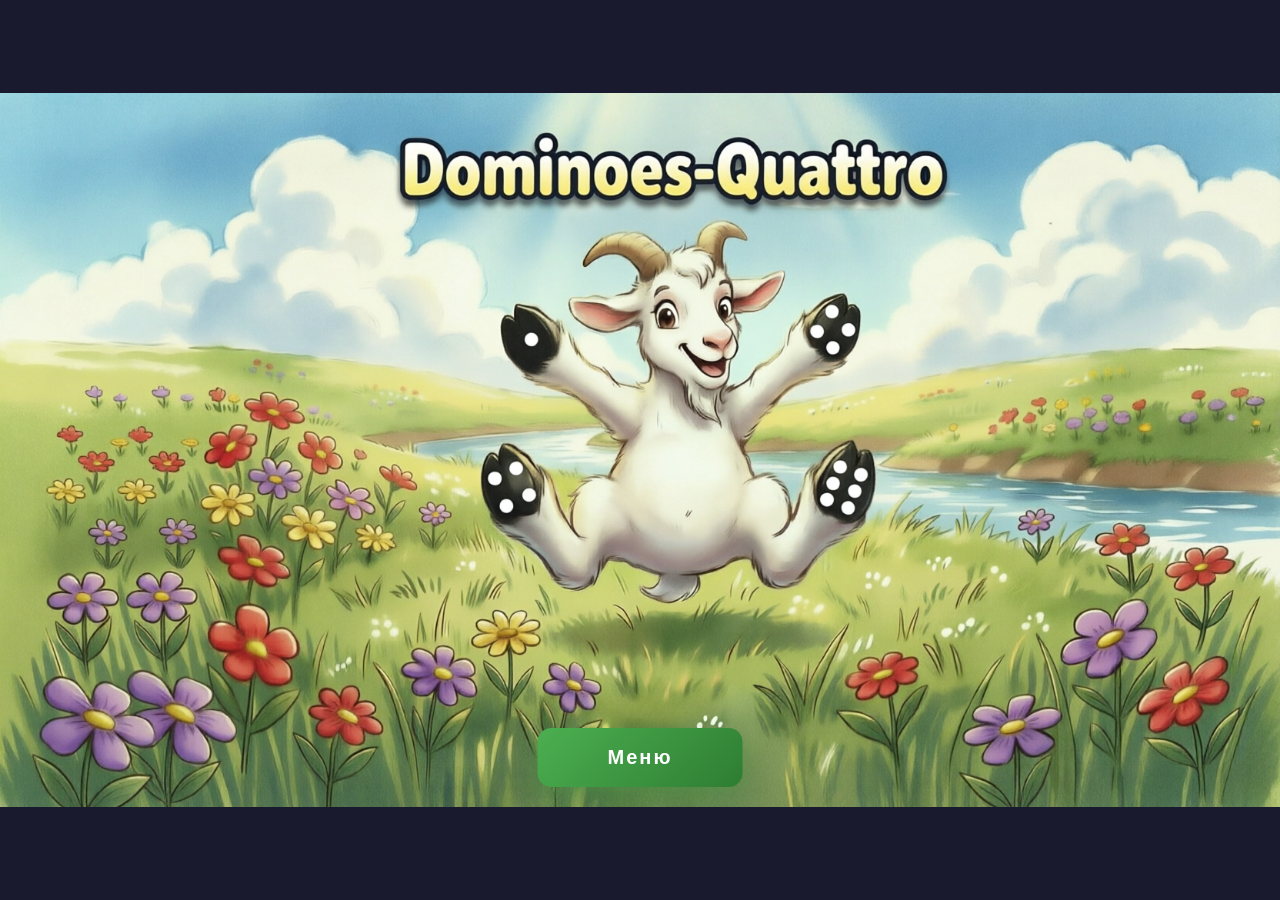
<file: index.html>
<!DOCTYPE html>
<html lang="ru">
<head>
    <meta charset="UTF-8">
    <meta name="viewport" content="width=device-width, initial-scale=1.0, user-scalable=no, viewport-fit=cover">
    <title>Dominoes-Quattro — Старт</title>
    <link rel="stylesheet" href="css/start.css">
</head>
<body>
    <div class="start-container">
        <img class="start-bg" src="imag/background.png" alt="">
        <button class="btn-menu" id="menuBtn">Меню</button>
    </div>

    <script src="js/start.js"></script>
</body>
</html>
</file>
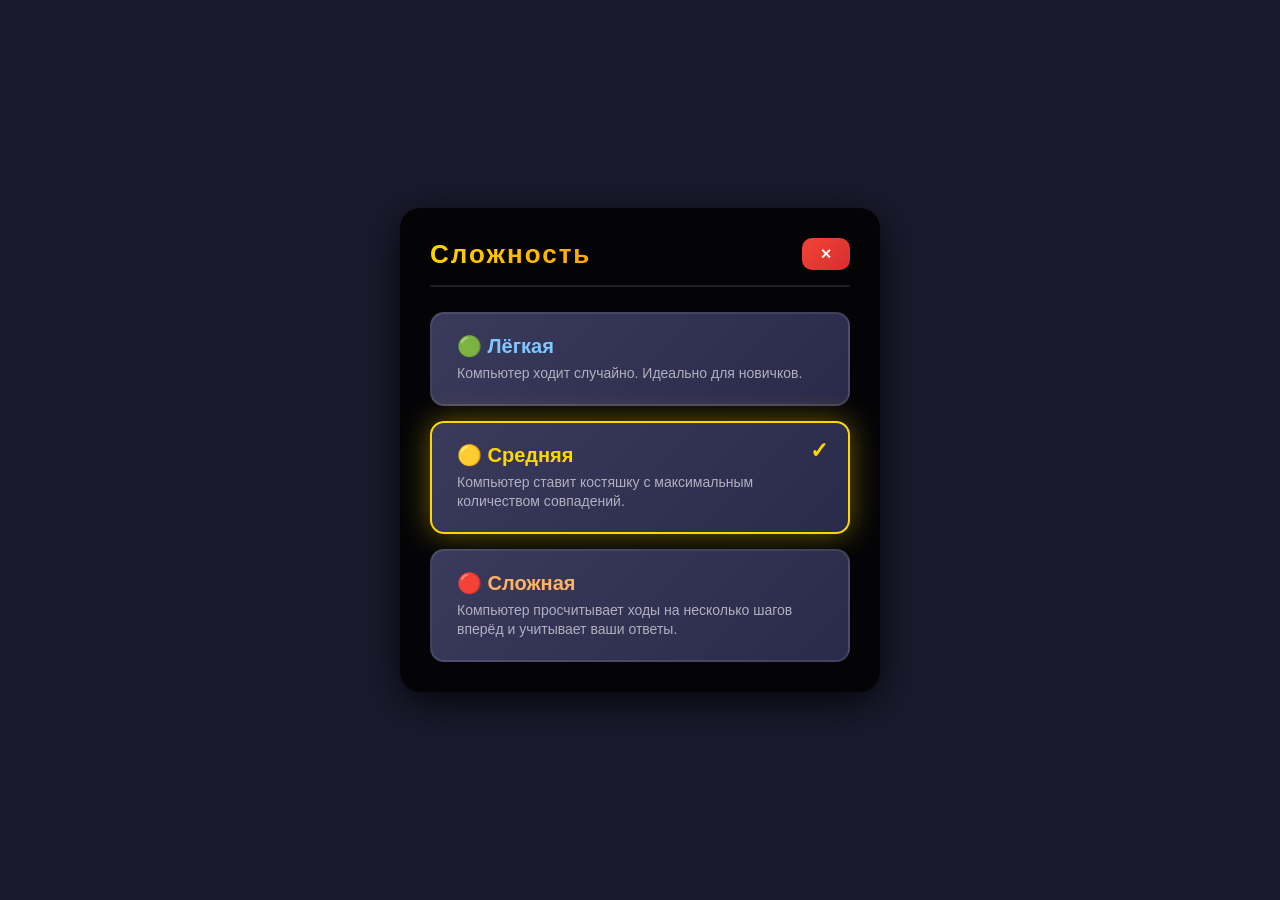
<file: pages/difficulty.html>
<!DOCTYPE html>
<html lang="ru">
<head>
    <meta charset="UTF-8">
    <meta name="viewport" content="width=device-width, initial-scale=1.0, user-scalable=no, viewport-fit=cover">
    <title>Dominoes-Quattro — Сложность</title>
    <link rel="stylesheet" href="../css/difficulty.css">
</head>
<body>
    <div class="page-container">
        <div class="page-header">
            <h1 class="page-title"> Сложность</h1>
            <button class="btn-back-menu" id="backBtn">✕</button>
        </div>

        <div class="difficulty-list">
            <div class="difficulty-card easy" data-level="easy">
                <div class="difficulty-name">🟢 Лёгкая</div>
                <div class="difficulty-desc">Компьютер ходит случайно. Идеально для новичков.</div>
            </div>

            <div class="difficulty-card medium" data-level="medium">
                <div class="difficulty-name">🟡 Средняя</div>
                <div class="difficulty-desc">Компьютер ставит костяшку с максимальным количеством совпадений.</div>
            </div>

            <div class="difficulty-card hard" data-level="hard">
                <div class="difficulty-name">🔴 Сложная</div>
                <div class="difficulty-desc">Компьютер просчитывает ходы на несколько шагов вперёд и учитывает ваши ответы.</div>
            </div>
        </div>
    </div>

    <script src="../js/difficulty.js"></script>
</body>
</html>
</file>
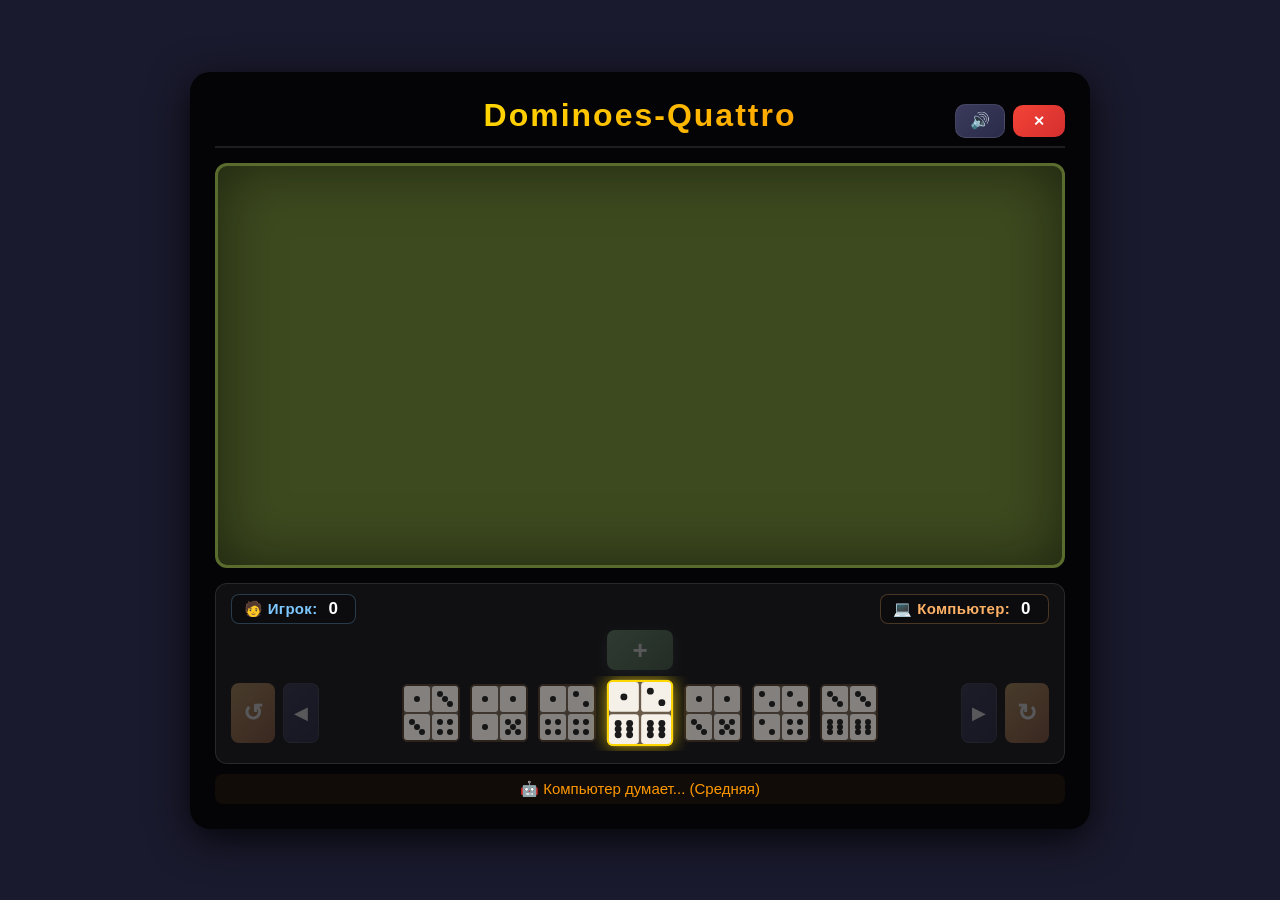
<file: pages/game.html>
<!DOCTYPE html>
<html lang="ru">
<head>
    <meta charset="UTF-8">
    <meta name="viewport" content="width=device-width, initial-scale=1.0, user-scalable=no, viewport-fit=cover">
    <title>Dominoes-Quattro — Игра</title>
    <link rel="stylesheet" href="../css/style.css">
</head>
<body>
    <div class="game-container">
        <div class="header">
            <h1>Dominoes-Quattro</h1>
            <div class="header-buttons">
                <button class="btn btn-sound" id="soundBtn" title="Звук вкл/выкл">🔊</button>
                <button class="btn btn-exit" id="exitBtn">✕</button>
            </div>
        </div>

        <div class="board-wrapper">
            <div class="board" id="board"></div>
        </div>

        <div class="hand-container" id="handContainer">
            <div class="hand-label">
                <span class="hand-score hand-score-player">
                    🧑 Игрок: <span id="playerScoreDisplay">0</span>
                </span>
                <span class="hand-score hand-score-computer">
                    💻 Компьютер: <span id="computerScoreDisplay">0</span>
                </span>
            </div>

            <div class="add-tile-row">
                <button class="btn-add-tile" id="addTileBtn" title="Взять костяшку из колоды">+</button>
            </div>

            <div class="hand-tiles-wrapper">
                <button class="btn-rotate" id="rotateCWBtn" title="Поворот по часовой">↺</button>
                <button class="btn-scroll btn-scroll-left" id="scrollLeftBtn" title="Влево">◀</button>

                <div class="hand-tiles-slider" id="handSlider">
                    <div class="hand-tiles-track" id="handTilesTrack"></div>
                </div>

                <button class="btn-scroll btn-scroll-right" id="scrollRightBtn" title="Вправо">▶</button>
                <button class="btn-rotate" id="rotateCCWBtn" title="Поворот против часовой">↻</button>
            </div>
        </div>

        <div class="message-area" id="messageArea"></div>
    </div>

    <script src="../js/game.js"></script>
    <script src="../js/ui.js"></script>
</body>
</html>
</file>
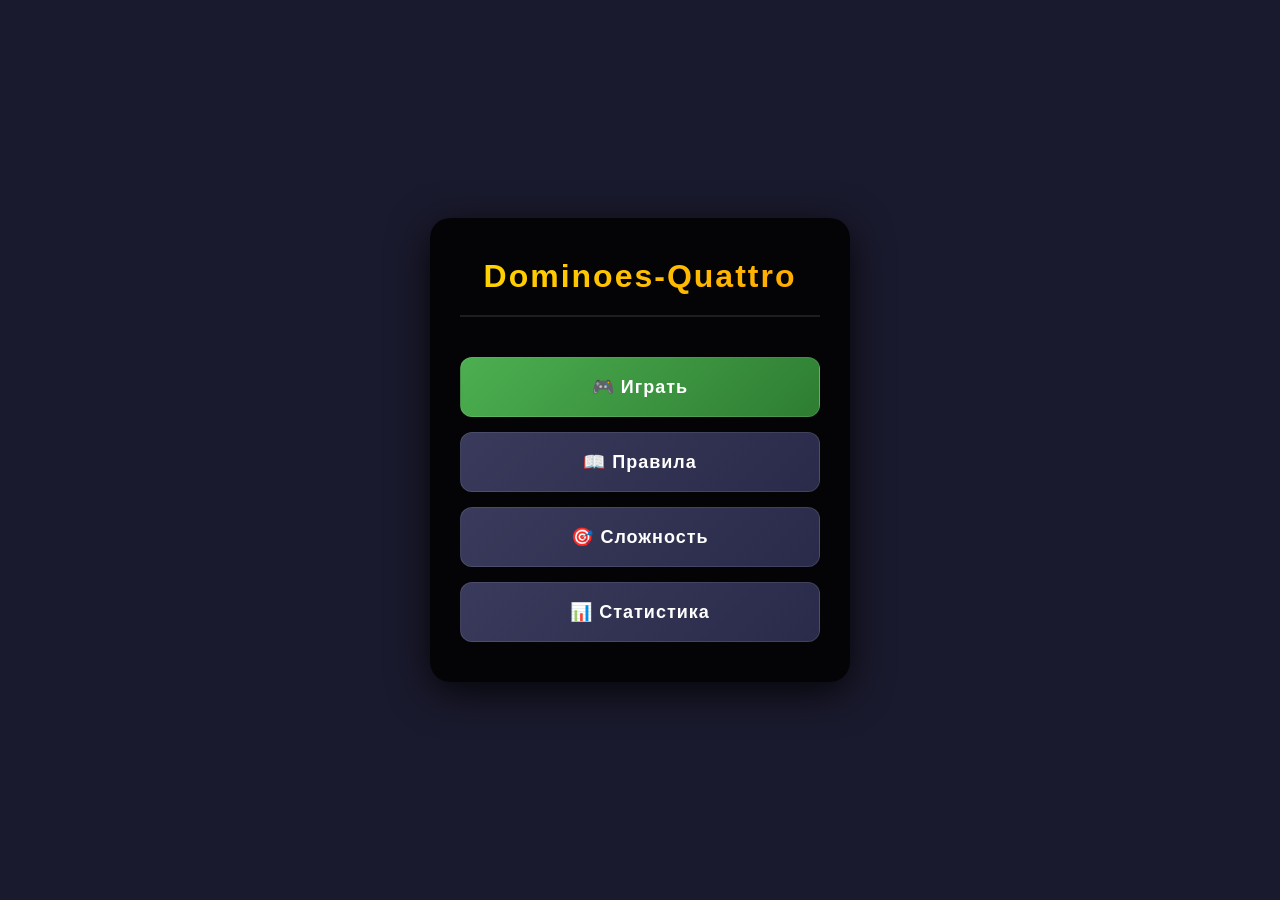
<file: pages/menu.html>
<!DOCTYPE html>
<html lang="ru">
<head>
    <meta charset="UTF-8">
    <meta name="viewport" content="width=device-width, initial-scale=1.0, user-scalable=no, viewport-fit=cover">
    <title>Dominoes-Quattro — Меню</title>
    <link rel="stylesheet" href="../css/menu.css">
</head>
<body>
    <div class="menu-container">
        <h1 class="menu-title">Dominoes-Quattro</h1>

        <div class="menu-buttons">
            <button class="menu-btn btn-play" id="playBtn">🎮 Играть</button>
            <button class="menu-btn" id="rulesBtn">📖 Правила</button>
            <button class="menu-btn" id="difficultyBtn">🎯 Сложность</button>
            <button class="menu-btn" id="statsBtn">📊 Статистика</button>
        </div>
    </div>

    <script src="../js/menu.js"></script>
</body>
</html>
</file>
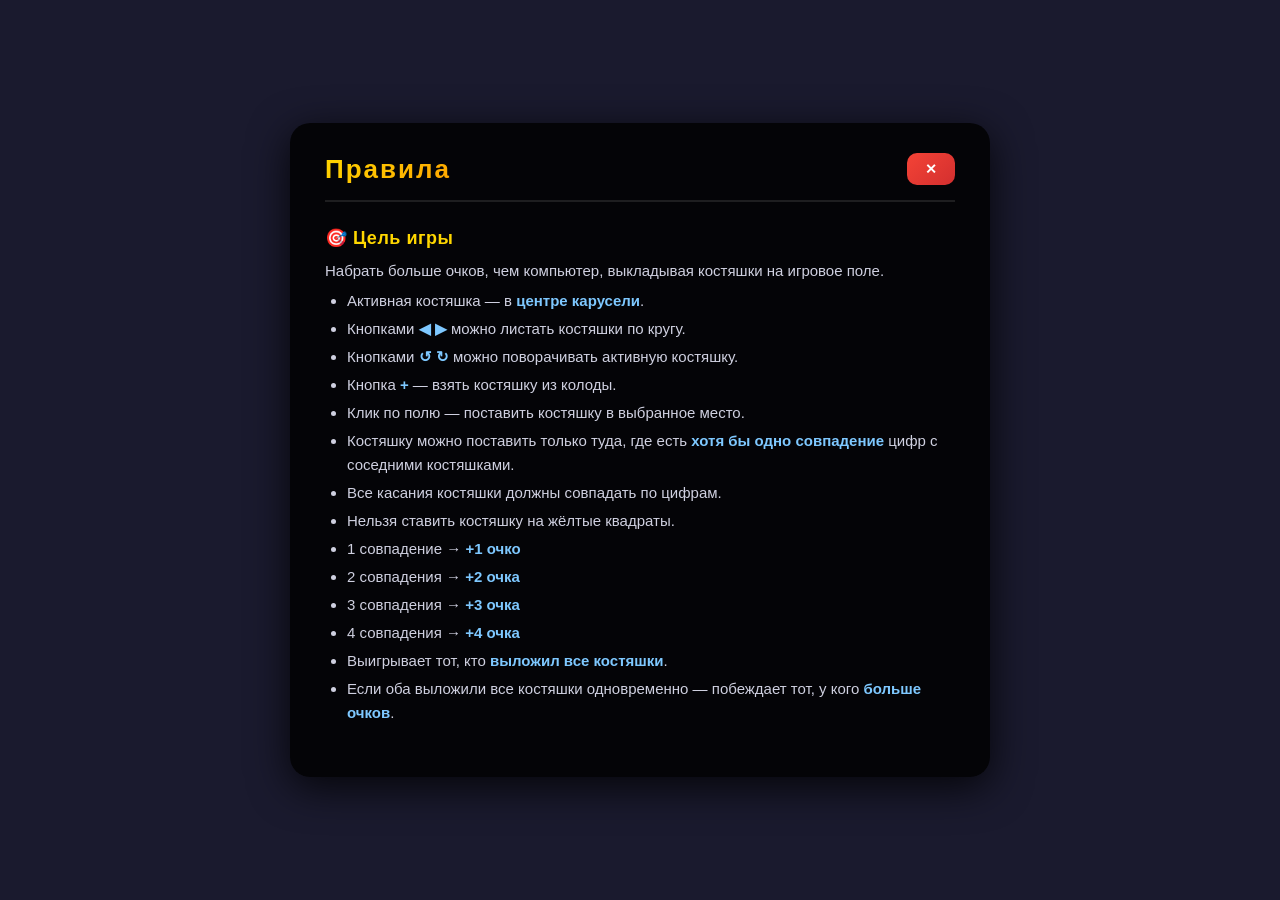
<file: pages/rules.html>
<!DOCTYPE html>
<html lang="ru">
<head>
    <meta charset="UTF-8">
    <meta name="viewport" content="width=device-width, initial-scale=1.0, user-scalable=no, viewport-fit=cover">
    <title>Dominoes-Quattro — Правила</title>
    <link rel="stylesheet" href="../css/rules.css">
</head>
<body>
    <div class="page-container">
        <div class="page-header">
            <h1 class="page-title">Правила</h1>
            <button class="btn-back-menu" id="backBtn">✕</button>
        </div>

        <div class="rules-section">
            <h2>🎯 Цель игры</h2>
            <p>Набрать больше очков, чем компьютер, выкладывая костяшки на игровое поле.</p>        
            <ul>
                <li>Активная костяшка — в <span class="highlight">центре карусели</span>.</li>
                <li>Кнопками <span class="highlight">◀ ▶</span> можно листать костяшки по кругу.</li>
                <li>Кнопками <span class="highlight">↺ ↻</span> можно поворачивать активную костяшку.</li>
                <li>Кнопка <span class="highlight">+</span> — взять костяшку из колоды.</li>
                <li>Клик по полю — поставить костяшку в выбранное место.</li>
         
                <li>Костяшку можно поставить только туда, где есть <span class="highlight">хотя бы одно совпадение</span> цифр с соседними костяшками.</li>
               
                <li>Все касания костяшки должны совпадать по цифрам.</li>
                <li>Нельзя ставить костяшку на жёлтые квадраты.</li>
                
         
                        <li>1 совпадение → <span class="highlight">+1 очко</span></li>
                        <li>2 совпадения → <span class="highlight">+2 очка</span></li>
                        <li>3 совпадения → <span class="highlight">+3 очка</span></li>
                        <li>4 совпадения → <span class="highlight">+4 очка</span></li>
         
                <li>Выигрывает тот, кто <span class="highlight">выложил все костяшки</span>.</li>
                <li>Если оба выложили все костяшки одновременно — побеждает тот, у кого <span class="highlight">больше очков</span>.</li>
                
            </ul>
        </div>
    </div>

    <script src="../js/rules.js"></script>
</body>
</html>
</file>
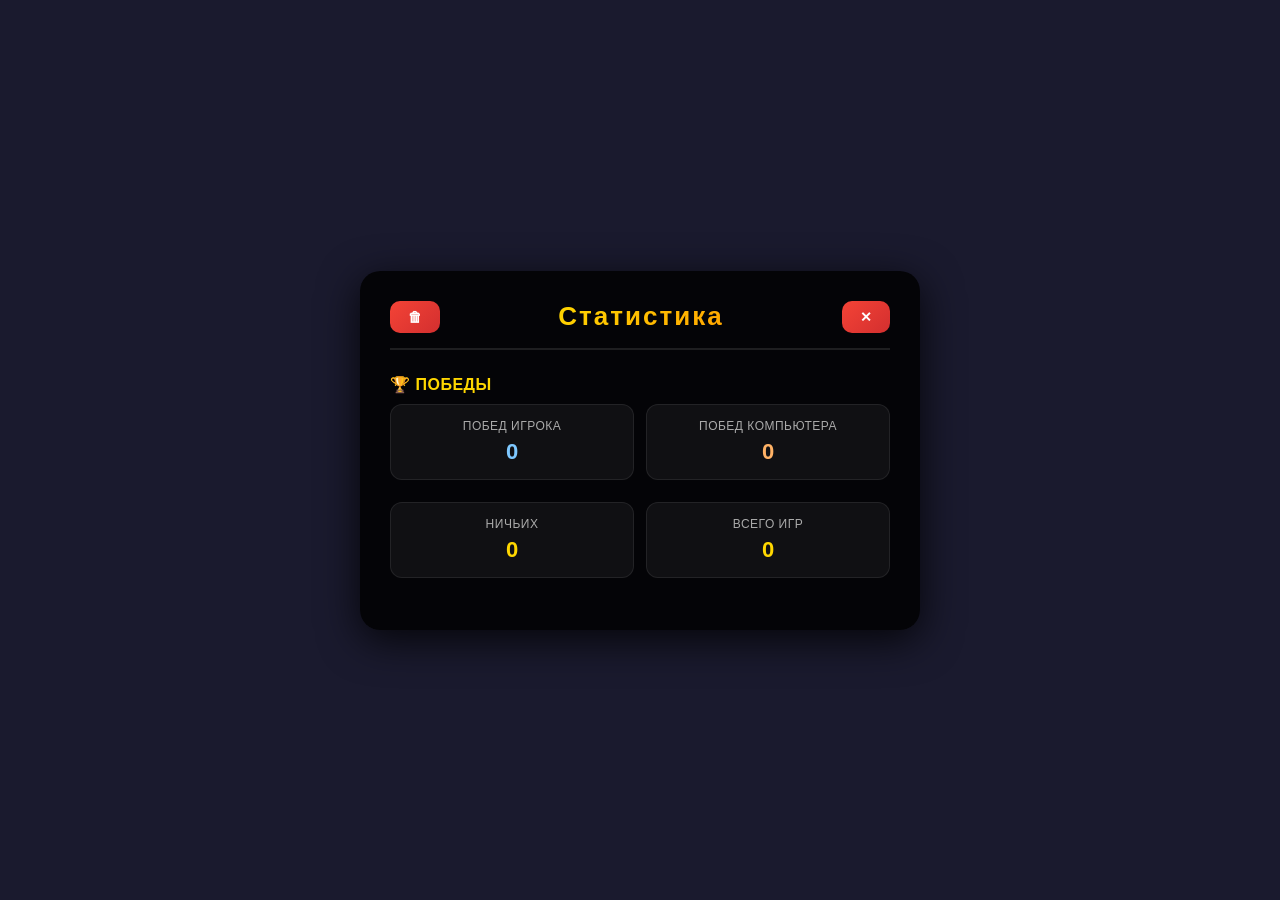
<file: pages/stats.html>
<!DOCTYPE html>
<html lang="ru">
<head>
    <meta charset="UTF-8">
    <meta name="viewport" content="width=device-width, initial-scale=1.0, user-scalable=no, viewport-fit=cover">
    <title>Dominoes-Quattro — Статистика</title>
    <link rel="stylesheet" href="../css/stats.css">
</head>
<body>
    <div class="page-container">
        <div class="page-header">
            <button class="btn-back-menu" id="resetBtn">🗑 </button>
            <h1 class="page-title"> Статистика</h1>
            <button class="btn-back-menu" id="backBtn">✕</button>
        </div>

        <div class="section-title">🏆 Победы</div>
        <div class="stats-grid">
            <div class="stat-card player">
                <div class="label">Побед игрока</div>
                <div class="value" id="playerWins">0</div>
            </div>
            <div class="stat-card computer">
                <div class="label">Побед компьютера</div>
                <div class="value" id="computerWins">0</div>
            </div>
        </div>
        <div class="stats-grid">
            <div class="stat-card total">
                <div class="label">Ничьих</div>
                <div class="value" id="draws">0</div>
            </div>
            <div class="stat-card total">
                <div class="label">Всего игр</div>
                <div class="value" id="totalGames">0</div>
            </div>
        </div>

       
    </div>

    <script src="../js/stats.js"></script>
</body>
</html>
</file>
<file: css/start.css>
/* ============================================================
   DOMINOES-QUATTRO — СТАРТОВАЯ СТРАНИЦА
   ============================================================ */

* {
    margin: 0;
    padding: 0;
    box-sizing: border-box;
}

html, body {
    width: 100%;
    height: 100%;
    overflow: hidden;
}

body {
    font-family: 'Segoe UI', Tahoma, Geneva, Verdana, sans-serif;
    background: #1a1a2e;

    display: flex;
    justify-content: center;
    align-items: center;

    height: 100dvh;
    min-height: 100dvh;
}

/* ===== КОНТЕЙНЕР = размер по картинке ===== */
.start-container {
    position: relative;

    /* Контейнер подстраивается под картинку */
    display: inline-flex;
    flex-direction: column;
    justify-content: flex-end;
    align-items: center;

    /* Ограничение по экрану, чтобы не вылезать */
    max-width: 100vw;
    max-height: 100dvh;

    overflow: hidden;
    background: #1a1a2e;

    animation: fadeIn 0.8s ease;
}

/* ===== ФОН — КАРТИНКА ЦЕЛИКОМ ===== */
.start-bg {
    display: block;
    max-width: 100vw;
    max-height: 100dvh;
    width: auto;
    height: auto;
    object-fit: contain;
    pointer-events: none;
    user-select: none;
}

/* ===== КНОПКА — ПРИКЛЕЕНА К НИЗУ КАРТИНКИ ===== */
.btn-menu {
    position: absolute;
    bottom: 20px;               /* ← отступ от нижней границы картинки */
    left: 50%;
    transform: translateX(-50%);
    z-index: 2;

    padding: 18px 70px;
    border: none;
    border-radius: 14px;

    font-size: 20px;
    font-weight: bold;
    letter-spacing: 2px;
    color: #fff;

    cursor: pointer;
    transition: all 0.3s;

    background: linear-gradient(135deg, #4CAF50, #2e7d32);
    box-shadow: 0 8px 25px rgba(76, 175, 80, 0.4);

    white-space: nowrap;
}

.btn-menu:hover {
    transform: translateX(-50%) scale(1.05);
    box-shadow: 0 0 35px rgba(76, 175, 80, 0.7);
}

.btn-menu:active {
    transform: translateX(-50%) scale(0.98);
}

@keyframes fadeIn {
    from { opacity: 0; transform: translateY(20px); }
    to   { opacity: 1; transform: translateY(0); }
}

/* ===== АДАПТИВНОСТЬ ===== */

@media (max-width: 850px) {
    .btn-menu {
        padding: 15px 50px;
        font-size: 17px;
        bottom: 15px;
    }
}

@media (max-width: 550px) {
    .btn-menu {
        padding: 13px 40px;
        font-size: 15px;
        bottom: 12px;
    }
}

@media (max-width: 380px) {
    .btn-menu {
        padding: 11px 30px;
        font-size: 13px;
        bottom: 10px;
    }
}
</file>
<file: css/difficulty.css>
/* ============================================================
   DOMINOES-QUATTRO — СЛОЖНОСТЬ
   ============================================================ */

* {
    margin: 0;
    padding: 0;
    box-sizing: border-box;
}

body {
    background: #1a1a2e;
    min-height: 100vh;
    display: flex;
    justify-content: center;
    align-items: center;
    font-family: 'Segoe UI', Tahoma, Geneva, Verdana, sans-serif;
    overflow: hidden;
}

.page-container {
    max-width: 480px;
    width: 100%;
    background: rgba(0, 0, 0, 0.85);
    border-radius: 20px;
    padding: 30px;
    box-shadow: 0 10px 40px rgba(0, 0, 0, 0.8);
}

.page-header {
    display: flex;
    justify-content: space-between;
    align-items: center;
    margin-bottom: 25px;
    padding-bottom: 15px;
    border-bottom: 2px solid rgba(255, 255, 255, 0.1);
}

.page-title {
    color: #fff;
    font-size: 26px;
    font-weight: 700;
    letter-spacing: 2px;
    margin: 0;
    background: linear-gradient(135deg, #FFD700, #FFA500);
    -webkit-background-clip: text;
    -webkit-text-fill-color: transparent;
    background-clip: text;
}

.btn-back-menu {
    background: linear-gradient(135deg, #f44336, #d32f2f);
    color: #fff;
    padding: 8px 18px;
    border: none;
    border-radius: 10px;
    font-size: 14px;
    font-weight: bold;
    cursor: pointer;
    transition: all 0.3s;
    white-space: nowrap;
    flex-shrink: 0;
}

.btn-back-menu:hover {
    transform: scale(1.05);
    box-shadow: 0 0 20px rgba(244, 67, 54, 0.4);
}

.difficulty-list {
    display: flex;
    flex-direction: column;
    gap: 15px;
}

.difficulty-card {
    padding: 20px 25px;
    border-radius: 14px;
    cursor: pointer;
    transition: all 0.3s;
    background: linear-gradient(135deg, #3a3a5c, #2a2a4a);
    border: 2px solid rgba(255, 255, 255, 0.1);
    color: #fff;
    position: relative;
}

.difficulty-card:hover {
    transform: scale(1.02);
    box-shadow: 0 0 25px rgba(255, 255, 255, 0.15);
}

.difficulty-card.active {
    border-color: #FFD700;
    box-shadow: 0 0 30px rgba(255, 215, 0, 0.4);
}

.difficulty-card.active::after {
    content: '✓';
    position: absolute;
    top: 15px;
    right: 20px;
    color: #FFD700;
    font-size: 22px;
    font-weight: bold;
}

.difficulty-name {
    font-size: 20px;
    font-weight: bold;
    margin-bottom: 6px;
}

.difficulty-desc {
    font-size: 14px;
    color: #b0b0c0;
    line-height: 1.4;
}

.difficulty-card.easy .difficulty-name { color: #7EC8FF; }
.difficulty-card.medium .difficulty-name { color: #FFD700; }
.difficulty-card.hard .difficulty-name { color: #FFB266; }
</file>
<file: css/style.css>
/* ============================================================
   DOMINOES-QUATTRO — ОСНОВНЫЕ СТИЛИ (ИГРА)
   ============================================================ */

* {
    margin: 0;
    padding: 0;
    box-sizing: border-box;
}

body {
    background: #1a1a2e;
    min-height: 100vh;
    display: flex;
    justify-content: center;
    align-items: center;
    font-family: 'Segoe UI', Tahoma, Geneva, Verdana, sans-serif;
    overflow: auto;
    padding: 10px 0;
}

.game-container {
    max-width: 900px;
    width: 100%;
    background: rgba(0, 0, 0, 0.85);
    border-radius: 20px;
    padding: 25px;
    box-shadow: 0 10px 40px rgba(0, 0, 0, 0.8);
    max-height: 98vh;
    display: flex;
    flex-direction: column;
    gap: 0;
}

/* ← Заголовок по центру, кнопки справа */
.header {
    position: relative;
    display: flex;
    justify-content: center;
    align-items: center;
    margin-bottom: 15px;
    padding-bottom: 12px;
    border-bottom: 2px solid rgba(255, 255, 255, 0.1);
    min-height: 48px;
    flex-shrink: 0;
}

.header h1 {
    color: #fff;
    font-size: 32px;
    font-weight: 700;
    letter-spacing: 2px;
    text-align: center;
    background: linear-gradient(135deg, #FFD700, #FFA500);
    -webkit-background-clip: text;
    -webkit-text-fill-color: transparent;
    background-clip: text;
}

.header-buttons {
    position: absolute;
    right: 0;
    top: 50%;
    transform: translateY(-50%);
    display: flex;
    gap: 8px;
    align-items: center;
}

.btn-exit {
    background: linear-gradient(135deg, #f44336, #d32f2f);
    color: #fff;
    padding: 8px 20px;
    border: none;
    border-radius: 10px;
    font-size: 14px;
    font-weight: bold;
    cursor: pointer;
    transition: all 0.3s;
}

.btn-exit:hover {
    transform: scale(1.05);
    box-shadow: 0 0 20px rgba(244, 67, 54, 0.4);
}

.btn-sound {
    background: linear-gradient(135deg, #3a3a5c, #2a2a4a);
    color: #fff;
    padding: 8px 14px;
    border: none;
    border-radius: 10px;
    font-size: 16px;
    font-weight: bold;
    cursor: pointer;
    transition: all 0.3s;
    border: 1px solid rgba(255, 255, 255, 0.1);
    line-height: 1;
}

.btn-sound:hover {
    transform: scale(1.05);
    box-shadow: 0 0 20px rgba(255, 255, 255, 0.15);
}

.btn-sound.muted {
    opacity: 0.5;
}

.board-wrapper {
    background: #3d4a1f;
    border: 3px solid #5a6b2e;
    border-radius: 12px;
    padding: 0;
    min-height: 240px;
    height: 45vh;
    position: relative;
    margin-bottom: 15px;
    width: 100%;
    overflow: auto;
    box-shadow: inset 0 0 60px rgba(0, 0, 0, 0.5);
    cursor: grab;
    scrollbar-width: thin;
    scrollbar-color: #5a6b2e #2a1a0a;
    flex-shrink: 0;
}

.board-wrapper::-webkit-scrollbar {
    width: 10px;
    height: 10px;
}

.board-wrapper::-webkit-scrollbar-track {
    background: rgba(0, 0, 0, 0.3);
    border-radius: 5px;
}

.board-wrapper::-webkit-scrollbar-thumb {
    background: #5a6b2e;
    border-radius: 5px;
}

.board-wrapper::-webkit-scrollbar-thumb:hover {
    background: #7a8f3e;
}

.board-wrapper:active {
    cursor: grabbing;
}

.board {
    position: relative;
    width: 2000px;
    height: 2000px;
    cursor: pointer;
}

/* ← КОСТЯШКА НА ПОЛЕ: padding задаётся инлайн через applyTileSizes */
.tile {
    position: absolute;
    display: grid;
    /* padding задаётся инлайн через applyTileSizes */
    background: #6B5B4A;
    border: none;
    box-shadow: inset 0 0 0 2px #4A3728;
    border-radius: 6px;
    pointer-events: none;
    z-index: 1;
    box-sizing: border-box;
}

.tile .cell {
    background: #f5f0e8;
    border-radius: 3px;
    display: flex;
    align-items: center;
    justify-content: center;
    position: relative;
    overflow: hidden;
}

.domino-dot {
    background: #1a1a1a;
    border-radius: 50%;
    position: absolute;
}

.dot-center { top: 50%; left: 50%; transform: translate(-50%, -50%); }
.dot-top-left { top: 18%; left: 18%; }
.dot-top-right { top: 18%; right: 18%; }
.dot-bottom-left { bottom: 18%; left: 18%; }
.dot-bottom-right { bottom: 18%; right: 18%; }
.dot-top-center { top: 18%; left: 50%; transform: translateX(-50%); }
.dot-bottom-center { bottom: 18%; left: 50%; transform: translateX(-50%); }
.dot-middle-left { top: 50%; left: 18%; transform: translateY(-50%); }
.dot-middle-right { top: 50%; right: 18%; transform: translateY(-50%); }

.yellow-cell {
    position: absolute;
    background: rgba(255, 255, 0, 0.4);
    border: 2px solid rgba(255, 255, 0, 0.7);
    border-radius: 4px;
    pointer-events: none;
    z-index: 2;
}

/* ← ПРЕДПРОСМОТР: padding задаётся инлайн через applyTileSizes */
.tile-preview {
    position: absolute;
    display: grid;
    /* padding задаётся инлайн через applyTileSizes */
    background: rgba(107, 91, 74, 0.3);
    border: none;
    box-shadow: inset 0 0 0 2px #FFD700;
    border-radius: 6px;
    opacity: 0.7;
    pointer-events: none;
    z-index: 5;
    box-sizing: border-box;
}

.tile-preview .cell {
    background: rgba(245, 240, 232, 0.3);
    border-radius: 3px;
    display: flex;
    align-items: center;
    justify-content: center;
    position: relative;
    overflow: hidden;
}

.tile-preview .domino-dot {
    background: rgba(26, 26, 26, 0.5);
}

.tile-preview.valid {
    box-shadow: inset 0 0 0 2px #4CAF50;
    background: rgba(76, 175, 80, 0.2);
}
.tile-preview.invalid {
    box-shadow: inset 0 0 0 2px #f44336;
    background: rgba(244, 67, 54, 0.2);
}

/* ← ИЗМЕНЕНО: карусель сжимается, но не исчезает */
.hand-container {
    background: rgba(255, 255, 255, 0.05);
    border-radius: 12px;
    padding: 10px 15px 12px 15px;
    margin-bottom: 10px;
    min-height: 70px;
    border: 1px solid rgba(255, 255, 255, 0.1);
    flex-shrink: 0;
}

.hand-label {
    color: #aaa;
    font-size: 14px;
    margin-bottom: 6px;
    display: flex;
    justify-content: space-between;
    align-items: center;
    gap: 10px;
}

.hand-score {
    display: inline-flex;
    align-items: center;
    gap: 6px;
    font-size: 15px;
    font-weight: 600;
    padding: 4px 12px;
    border-radius: 8px;
    background: rgba(0, 0, 0, 0.25);
    border: 1px solid rgba(255, 255, 255, 0.08);
    white-space: nowrap;
    letter-spacing: 0.3px;
}

.hand-score span {
    font-size: 17px;
    font-weight: bold;
    min-width: 20px;
    text-align: center;
}

.hand-score-player {
    color: #7EC8FF;
    border-color: rgba(126, 200, 255, 0.25);
}

.hand-score-player span {
    color: #FFFFFF;
}

.hand-score-computer {
    color: #FFB266;
    border-color: rgba(255, 178, 102, 0.25);
}

.hand-score-computer span {
    color: #FFFFFF;
}

.add-tile-row {
    display: flex;
    justify-content: center;
    margin-bottom: 6px;
}

.btn-add-tile {
    width: 66px;
    height: 40px;
    border: none;
    border-radius: 8px;
    background: linear-gradient(135deg, #4CAF50, #2e7d32);
    color: #fff;
    font-size: 26px;
    font-weight: bold;
    cursor: pointer;
    transition: all 0.3s;
    display: flex;
    align-items: center;
    justify-content: center;
    padding: 0;
    line-height: 1;
    box-shadow: 0 4px 15px rgba(76, 175, 80, 0.3);
}

.btn-add-tile:hover:not(:disabled) {
    transform: scale(1.1);
    box-shadow: 0 0 25px rgba(76, 175, 80, 0.6);
}

.btn-add-tile:disabled {
    opacity: 0.3;
    cursor: not-allowed;
    transform: none;
    filter: grayscale(0.6);
}

/* ==== обёртка карусели не перекрывает кнопки ==== */
.hand-tiles-wrapper {
    display: flex;
    align-items: center;
    justify-content: center;
    gap: 8px;
    position: relative;
    width: 100%;
    overflow: hidden;
}

.btn-rotate {
    width: 44px;
    height: 60px;
    border: none;
    border-radius: 8px;
    background: linear-gradient(135deg, #FF9800, #E65100);
    color: #fff;
    font-size: 24px;
    font-weight: bold;
    cursor: pointer;
    transition: all 0.3s;
    display: flex;
    align-items: center;
    justify-content: center;
    flex-shrink: 0;
    padding: 0;
    line-height: 1;
    position: relative;
    z-index: 20;
    pointer-events: auto;
}

.btn-rotate:hover:not(:disabled) {
    transform: scale(1.08);
    box-shadow: 0 0 20px rgba(255, 152, 0, 0.5);
}

.btn-rotate:disabled {
    opacity: 0.3;
    cursor: not-allowed;
    transform: none;
    filter: grayscale(0.6);
}

.btn-scroll {
    width: 36px;
    height: 60px;
    border: none;
    border-radius: 8px;
    background: linear-gradient(135deg, #3a3a5c, #2a2a4a);
    color: #fff;
    font-size: 18px;
    cursor: pointer;
    transition: all 0.3s;
    display: flex;
    align-items: center;
    justify-content: center;
    flex-shrink: 0;
    border: 1px solid rgba(255, 255, 255, 0.1);
    padding: 0;
    position: relative;
    z-index: 20;
    pointer-events: auto;
}

.btn-scroll:hover:not(:disabled) {
    background: linear-gradient(135deg, #5a5a8c, #4a4a7a);
    box-shadow: 0 0 20px rgba(255, 255, 255, 0.1);
    transform: scale(1.05);
}

.btn-scroll:disabled {
    opacity: 0.3;
    cursor: not-allowed;
    transform: none;
}

/* ==== слайдер не выпускает костяшки наружу ==== */
.hand-tiles-slider {
    overflow: hidden;
    flex: 1 1 auto;
    min-width: 0;
    position: relative;
    height: 60px;
    display: flex;
    align-items: center;
    z-index: 1;
}

.hand-tiles-track {
    display: flex;
    gap: 10px;
    align-items: center;
    justify-content: center;
    height: 100%;
    width: 100%;
}

/* ← РУКА: padding задаётся инлайн через applyTileSizes */
.hand-tile {
    display: grid;
    /* padding задаётся инлайн через applyTileSizes */
    background: #6B5B4A;
    border: none;
    box-shadow: inset 0 0 0 2px #4A3728;
    border-radius: 6px;
    flex-shrink: 0;
    transition: box-shadow 0.25s ease,
                opacity 0.25s ease,
                transform 0.25s ease,
                margin 0.25s ease;
    cursor: default;
    position: relative;
    box-sizing: border-box;
}

.hand-tile .cell {
    background: #f5f0e8;
    border-radius: 3px;
    display: flex;
    align-items: center;
    justify-content: center;
    position: relative;
    overflow: hidden;
}

/* ==== z-index ниже кнопок (20) ==== */
.hand-tile.center-active {
    box-shadow: inset 0 0 0 2px #FFD700, 0 0 15px rgba(255, 215, 0, 0.7);
    z-index: 5;
    transform: scale(1.15);
    margin: 0 5px;
}

.hand-tile.side {
    opacity: 0.5;
}

.hand-tile.empty {
    background: rgba(40, 30, 20, 0.4);
    border: none;
    box-shadow: inset 0 0 0 2px rgba(74, 55, 40, 0.4);
    opacity: 0.3;
    cursor: default;
    pointer-events: none;
}

.hand-tile.empty .cell {
    background: rgba(245, 240, 232, 0.08);
}

/* ← сообщение компактнее */
.message-area {
    text-align: center;
    padding: 6px 10px;
    color: #ff9800;
    font-size: 15px;
    min-height: 30px;
    border-radius: 8px;
    background: rgba(255, 152, 0, 0.05);
    flex-shrink: 0;
}

.message-area.winner {
    font-size: 18px;
    font-weight: bold;
    animation: pulse-message 1s infinite;
}

.message-area.winner-player { color: #4CAF50; background: rgba(76, 175, 80, 0.2); }
.message-area.winner-computer { color: #FF9800; background: rgba(255, 152, 0, 0.2); }
.message-area.winner-draw { color: #fff; background: rgba(255, 255, 255, 0.1); }

@keyframes pulse-message {
    0%, 100% { transform: scale(1); }
    50% { transform: scale(1.02); }
}

@media (max-width: 850px) {
    .game-container { padding: 15px; border-radius: 15px; }
    .header h1 { font-size: 22px; }
    .header { margin-bottom: 10px; padding-bottom: 10px; min-height: 40px; }
    .btn-exit { padding: 6px 15px; font-size: 12px; }
    .btn-sound { padding: 6px 10px; font-size: 14px; }
    .board-wrapper { height: 42vh; min-height: 200px; margin-bottom: 10px; }
    .btn-scroll { width: 30px; height: 50px; font-size: 15px; }
    .btn-rotate { width: 38px; height: 50px; font-size: 20px; }
    .btn-add-tile { width: 54px; height: 36px; font-size: 22px; }
    .hand-tiles-track { gap: 8px; }
    .hand-tiles-slider { height: 50px; }
    .hand-score { font-size: 13px; padding: 3px 10px; }
    .hand-score span { font-size: 15px; }
    .hand-tile.center-active { margin: 0 4px; }
}

@media (max-width: 550px) {
    .game-container { padding: 12px; }
    .header { flex-direction: column; gap: 8px; min-height: auto; }
    .header h1 { font-size: 18px; }
    .header-buttons { position: static; transform: none; align-self: center; }
    .board-wrapper { height: 40vh; min-height: 180px; }
    .btn-scroll { width: 26px; height: 42px; font-size: 13px; border-radius: 6px; }
    .btn-rotate { width: 32px; height: 42px; font-size: 16px; border-radius: 6px; }
    .btn-add-tile { width: 46px; height: 30px; font-size: 18px; border-radius: 6px; }
    .hand-tiles-track { gap: 6px; }
    .hand-tiles-slider { height: 42px; }
    .hand-score { font-size: 12px; padding: 3px 8px; }
    .hand-score span { font-size: 14px; }
    .hand-tile.center-active { transform: scale(1.12); margin: 0 3px; }
}

@media (max-width: 420px) {
    .btn-scroll { width: 22px; height: 34px; font-size: 11px; }
    .btn-rotate { width: 28px; height: 34px; font-size: 13px; }
    .btn-add-tile { width: 38px; height: 26px; font-size: 14px; }
    .hand-tiles-track { gap: 4px; }
    .hand-tiles-slider { height: 34px; }
    .hand-score { font-size: 11px; padding: 2px 6px; }
    .hand-score span { font-size: 13px; }
    .hand-tile.center-active {
        transform: scale(1.08);
        margin: 0 1px;
    }
}
</file>
<file: css/menu.css>
/* ============================================================
   DOMINOES-QUATTRO — МЕНЮ
   ============================================================ */

* {
    margin: 0;
    padding: 0;
    box-sizing: border-box;
}

body {
    background: #1a1a2e;
    min-height: 100vh;
    display: flex;
    justify-content: center;
    align-items: center;
    font-family: 'Segoe UI', Tahoma, Geneva, Verdana, sans-serif;
    overflow: hidden;
}

.menu-container {
    max-width: 420px;
    width: 100%;
    background: rgba(0, 0, 0, 0.85);
    border-radius: 20px;
    padding: 40px 30px;
    box-shadow: 0 10px 40px rgba(0, 0, 0, 0.8);
}

.menu-title {
    color: #fff;
    font-size: 32px;
    font-weight: 700;
    letter-spacing: 2px;
    text-align: center;
    margin-bottom: 40px;
    padding-bottom: 20px;
    border-bottom: 2px solid rgba(255, 255, 255, 0.1);
    background: linear-gradient(135deg, #FFD700, #FFA500);
    -webkit-background-clip: text;
    -webkit-text-fill-color: transparent;
    background-clip: text;
}

.menu-buttons {
    display: flex;
    flex-direction: column;
    gap: 15px;
}

.menu-btn {
    padding: 18px 25px;
    border: none;
    border-radius: 12px;
    font-size: 18px;
    font-weight: bold;
    color: #fff;
    cursor: pointer;
    transition: all 0.3s;
    background: linear-gradient(135deg, #3a3a5c, #2a2a4a);
    border: 1px solid rgba(255, 255, 255, 0.1);
    letter-spacing: 1px;
}

.menu-btn:hover {
    transform: scale(1.03);
    box-shadow: 0 0 25px rgba(255, 255, 255, 0.15);
}

.menu-btn.btn-play {
    background: linear-gradient(135deg, #4CAF50, #2e7d32);
}

.menu-btn.btn-play:hover {
    box-shadow: 0 0 30px rgba(76, 175, 80, 0.5);
}
</file>
<file: css/rules.css>
/* ============================================================
   DOMINOES-QUATTRO — ПРАВИЛА
   ============================================================ */

* {
    margin: 0;
    padding: 0;
    box-sizing: border-box;
}

body {
    background: #1a1a2e;
    min-height: 100vh;
    display: flex;
    justify-content: center;
    align-items: center;
    font-family: 'Segoe UI', Tahoma, Geneva, Verdana, sans-serif;
    overflow: hidden;
}

.page-container {
    max-width: 700px;
    width: 100%;
    background: rgba(0, 0, 0, 0.85);
    border-radius: 20px;
    padding: 30px 35px;
    box-shadow: 0 10px 40px rgba(0, 0, 0, 0.8);
    max-height: 90vh;
    overflow-y: auto;
}

.page-header {
    display: flex;
    justify-content: space-between;
    align-items: center;
    margin-bottom: 25px;
    padding-bottom: 15px;
    border-bottom: 2px solid rgba(255, 255, 255, 0.1);
}

.page-title {
    color: #fff;
    font-size: 26px;
    font-weight: 700;
    letter-spacing: 2px;
    margin: 0;
    background: linear-gradient(135deg, #FFD700, #FFA500);
    -webkit-background-clip: text;
    -webkit-text-fill-color: transparent;
    background-clip: text;
}

.btn-back-menu {
    background: linear-gradient(135deg, #f44336, #d32f2f);
    color: #fff;
    padding: 8px 18px;
    border: none;
    border-radius: 10px;
    font-size: 14px;
    font-weight: bold;
    cursor: pointer;
    transition: all 0.3s;
    white-space: nowrap;
    flex-shrink: 0;
}

.btn-back-menu:hover {
    transform: scale(1.05);
    box-shadow: 0 0 20px rgba(244, 67, 54, 0.4);
}

.rules-section {
    margin-bottom: 22px;
}

.rules-section h2 {
    color: #FFD700;
    font-size: 18px;
    margin-bottom: 10px;
    letter-spacing: 0.5px;
}

.rules-section p,
.rules-section li {
    color: #cfd0e0;
    font-size: 15px;
    line-height: 1.6;
}

.rules-section ul {
    padding-left: 22px;
    margin-top: 6px;
}

.rules-section li {
    margin-bottom: 4px;
}

.rules-section .highlight {
    color: #7EC8FF;
    font-weight: 600;
}

.rules-section .highlight-orange {
    color: #FFB266;
    font-weight: 600;
}
</file>
<file: css/stats.css>
/* ============================================================
   DOMINOES-QUATTRO — СТАТИСТИКА
   ============================================================ */

* {
    margin: 0;
    padding: 0;
    box-sizing: border-box;
}

body {
    background: #1a1a2e;
    min-height: 100vh;
    display: flex;
    justify-content: center;
    align-items: center;
    font-family: 'Segoe UI', Tahoma, Geneva, Verdana, sans-serif;
    overflow: hidden;
}

.page-container {
    max-width: 560px;
    width: 100%;
    background: rgba(0, 0, 0, 0.85);
    border-radius: 20px;
    padding: 30px;
    box-shadow: 0 10px 40px rgba(0, 0, 0, 0.8);
    max-height: 90vh;
    overflow-y: auto;
}

.page-header {
    display: flex;
    justify-content: space-between;
    align-items: center;
    margin-bottom: 25px;
    padding-bottom: 15px;
    border-bottom: 2px solid rgba(255, 255, 255, 0.1);
}

.page-title {
    color: #fff;
    font-size: 26px;
    font-weight: 700;
    letter-spacing: 2px;
    margin: 0;
    background: linear-gradient(135deg, #FFD700, #FFA500);
    -webkit-background-clip: text;
    -webkit-text-fill-color: transparent;
    background-clip: text;
}

.btn-back-menu {
    background: linear-gradient(135deg, #f44336, #d32f2f);
    color: #fff;
    padding: 8px 18px;
    border: none;
    border-radius: 10px;
    font-size: 14px;
    font-weight: bold;
    cursor: pointer;
    transition: all 0.3s;
    white-space: nowrap;
    flex-shrink: 0;
}

.btn-back-menu:hover {
    transform: scale(1.05);
    box-shadow: 0 0 20px rgba(244, 67, 54, 0.4);
}

.stats-grid {
    display: grid;
    grid-template-columns: 1fr 1fr;
    gap: 12px;
    margin-bottom: 22px;
}

.stat-card {
    background: rgba(255, 255, 255, 0.05);
    border: 1px solid rgba(255, 255, 255, 0.08);
    border-radius: 12px;
    padding: 14px 16px;
    text-align: center;
}

.stat-card .label {
    font-size: 12px;
    color: #aaa;
    margin-bottom: 6px;
    letter-spacing: 0.5px;
    text-transform: uppercase;
}

.stat-card .value {
    font-size: 22px;
    font-weight: bold;
    color: #fff;
}

.stat-card.player .value { color: #7EC8FF; }
.stat-card.computer .value { color: #FFB266; }
.stat-card.total .value { color: #FFD700; }

.stat-row {
    display: flex;
    justify-content: space-between;
    align-items: center;
    padding: 12px 16px;
    background: rgba(255, 255, 255, 0.04);
    border-radius: 10px;
    margin-bottom: 8px;
    border: 1px solid rgba(255, 255, 255, 0.06);
}

.stat-row .label {
    color: #cfd0e0;
    font-size: 15px;
}

.stat-row .value {
    font-size: 17px;
    font-weight: bold;
    color: #fff;
}

.stat-row .value.player { color: #7EC8FF; }
.stat-row .value.computer { color: #FFB266; }

.section-title {
    color: #FFD700;
    font-size: 16px;
    font-weight: 600;
    margin: 20px 0 10px 0;
    letter-spacing: 0.5px;
    text-transform: uppercase;
}

.btn-row {
    display: flex;
    gap: 12px;
    margin-top: 22px;
}

.btn-action {
    flex: 1;
    padding: 14px;
    border: none;
    border-radius: 12px;
    font-size: 16px;
    font-weight: bold;
    color: #fff;
    cursor: pointer;
    background: linear-gradient(135deg, #3a3a5c, #2a2a4a);
    border: 1px solid rgba(255, 255, 255, 0.1);
    letter-spacing: 1px;
    transition: all 0.3s;
}

.btn-action:hover {
    transform: scale(1.02);
    box-shadow: 0 0 25px rgba(255, 255, 255, 0.15);
}

.btn-action.btn-reset {
    background: linear-gradient(135deg, #f44336, #d32f2f);
}

.btn-action.btn-reset:hover {
    box-shadow: 0 0 25px rgba(244, 67, 54, 0.4);
}
</file>
